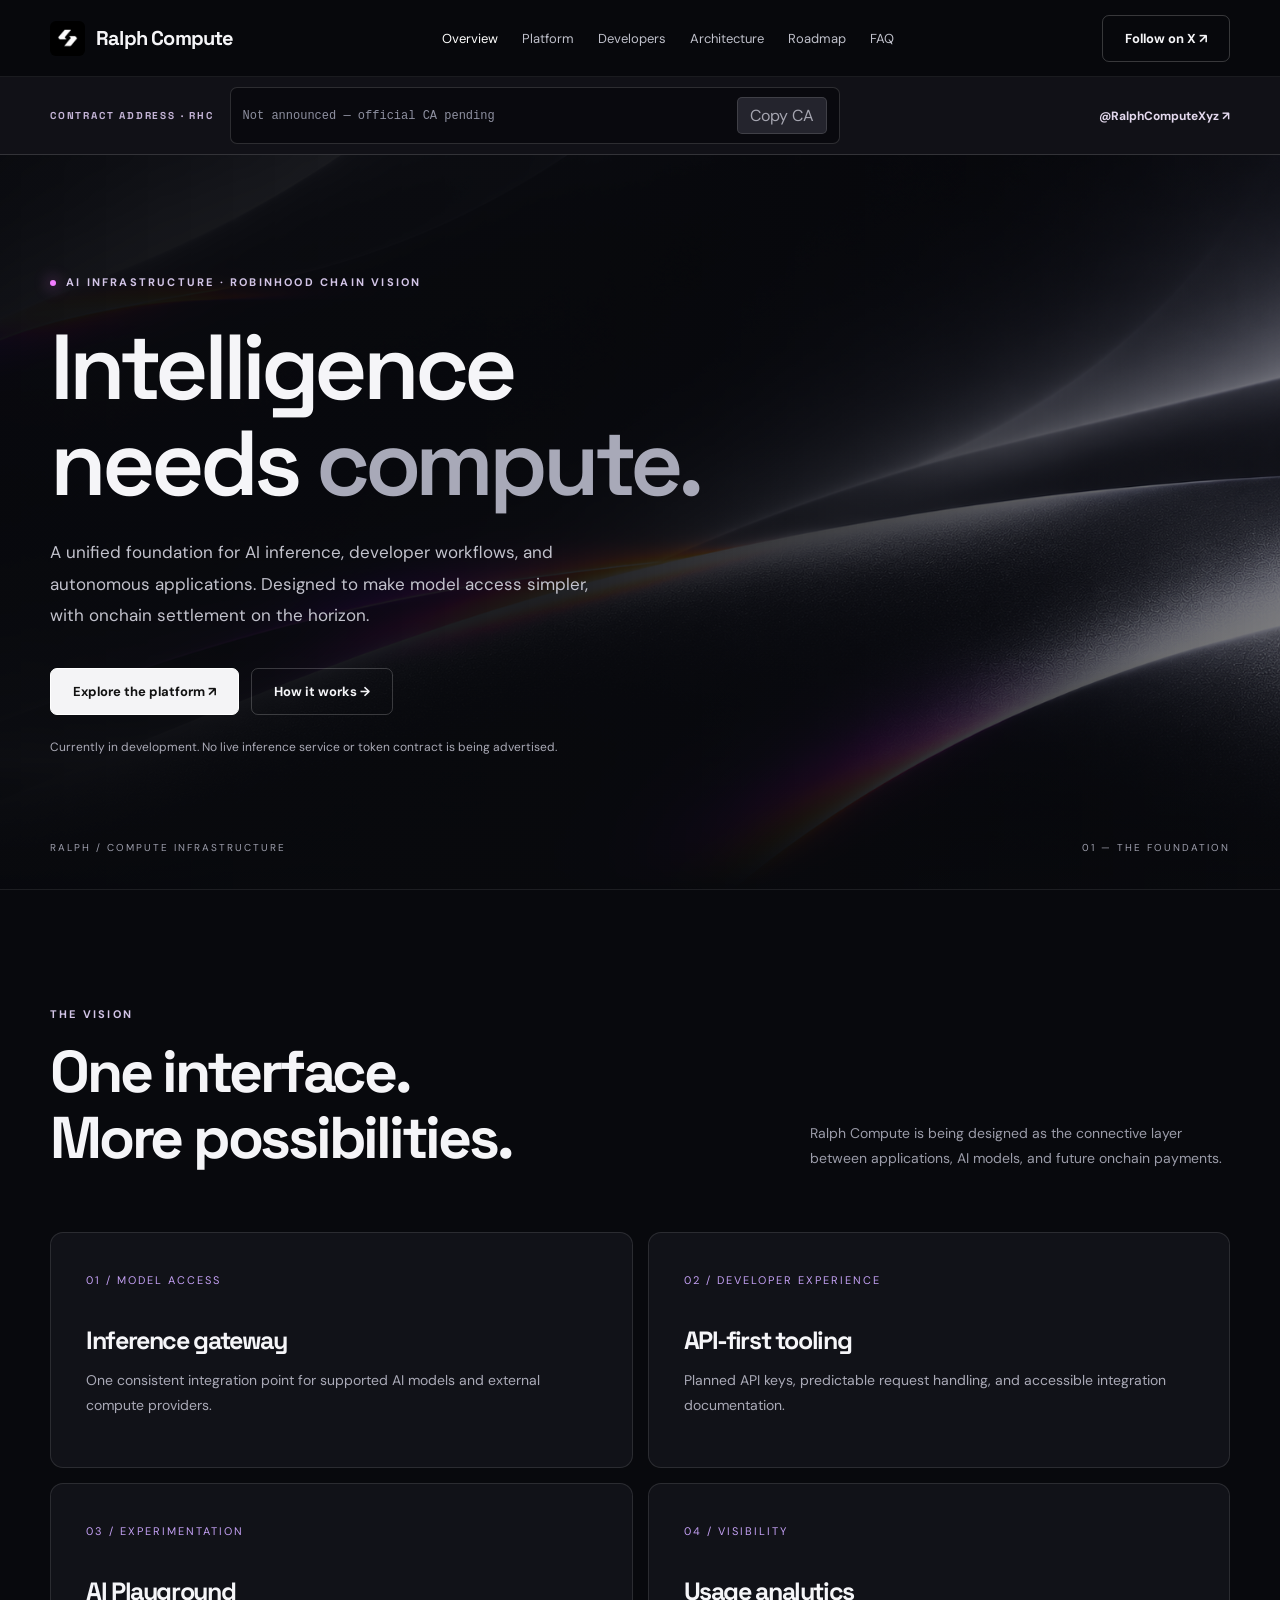
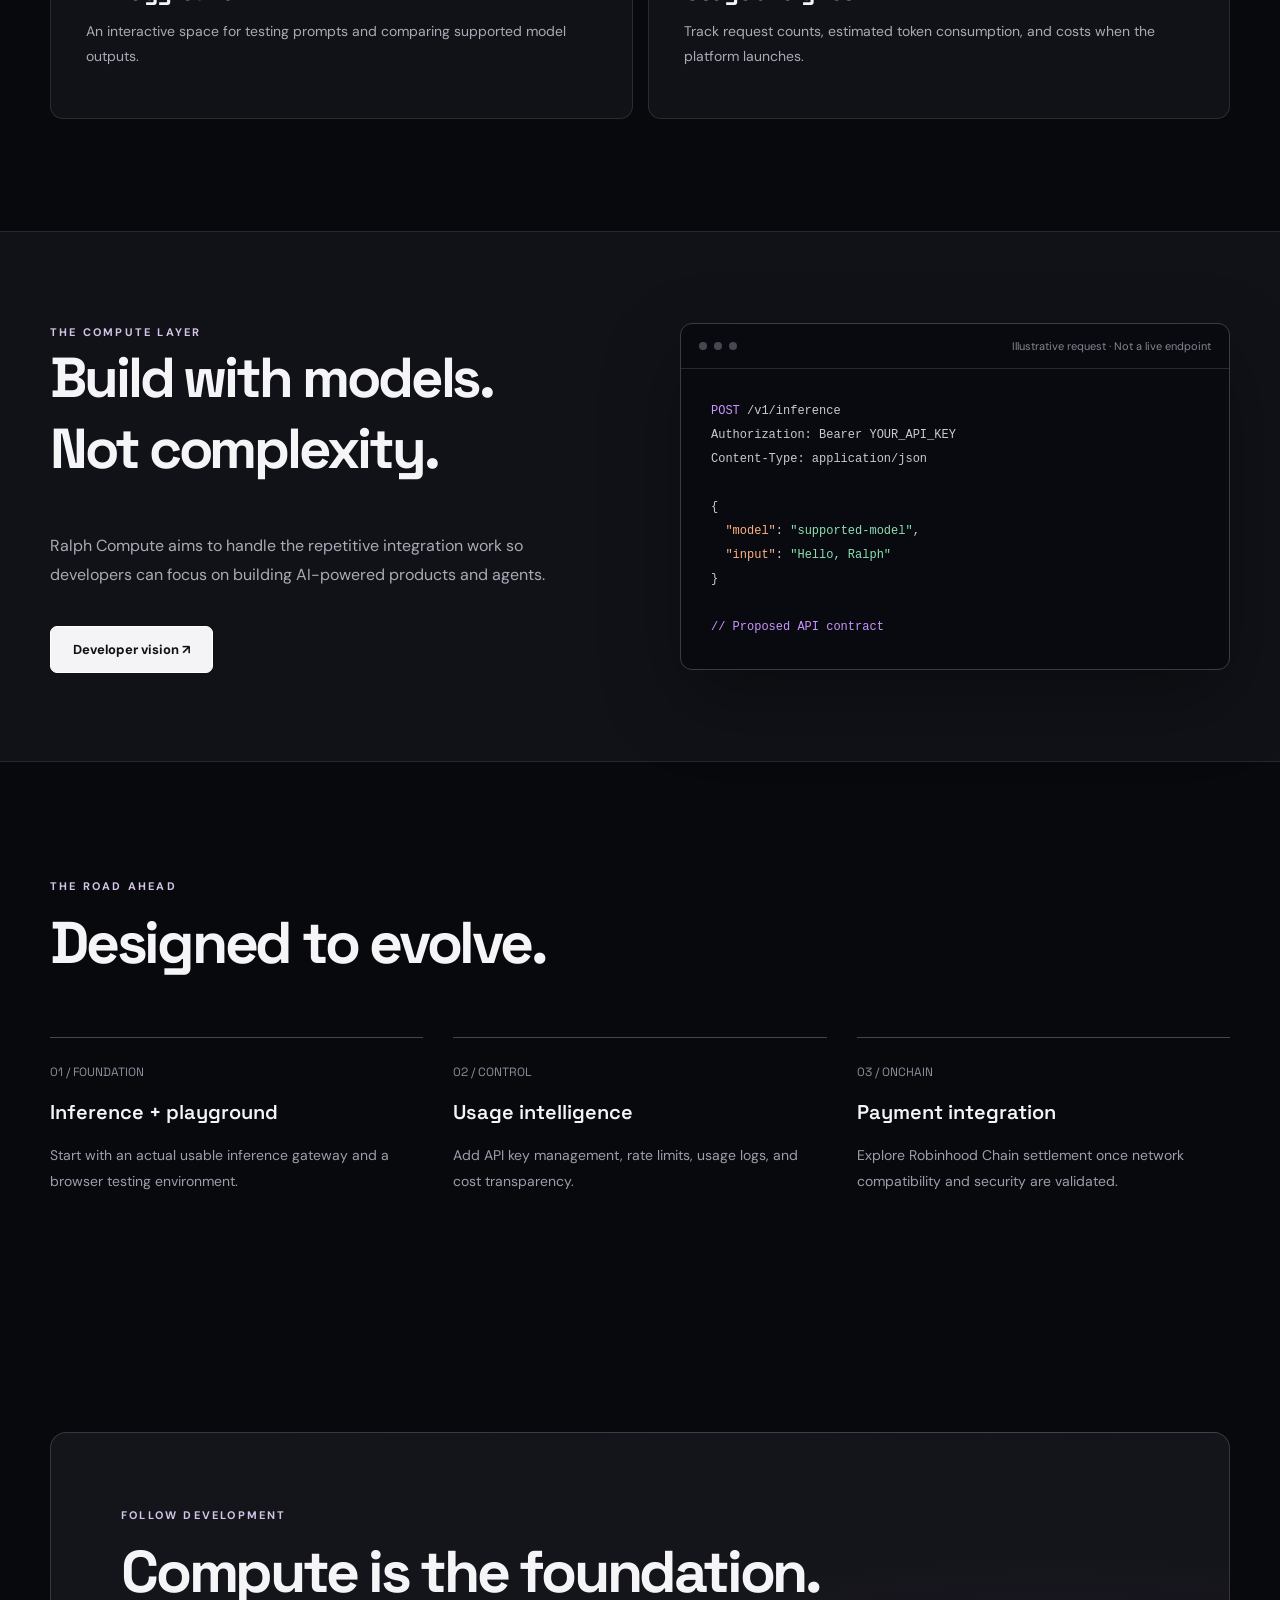
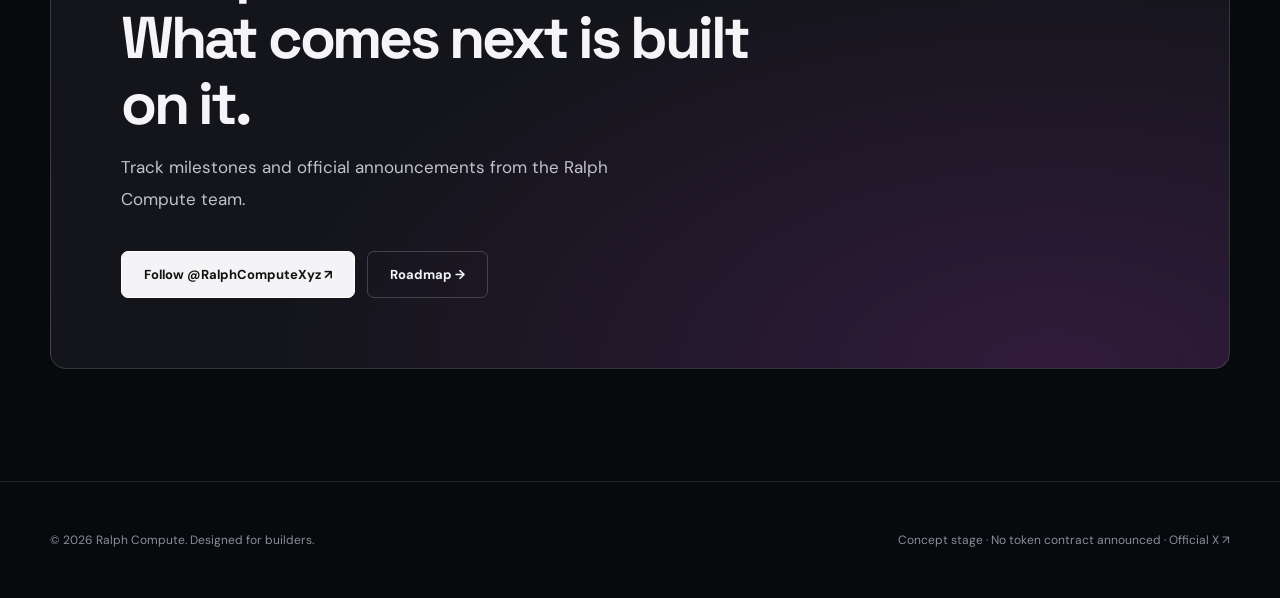
<file: index.html>
<!doctype html><html lang="en"><head><meta charset="utf-8"><meta name="viewport" content="width=device-width,initial-scale=1"><meta name="theme-color" content="#08090d"><meta name="description" content="Ralph Compute is developing an AI inference and developer platform with a vision for onchain settlement."><title>AI Compute Infrastructure — Ralph Compute</title><link rel="icon" href="assets/logo.png"><link rel="stylesheet" href="style.css"></head><body><a class="skip-link" href="#main">Skip to content</a><header class="nav"><div class="wrap nav-inner"><a class="brand" href="index.html"><img src="assets/logo.png" alt="Ralph Compute symbol">Ralph Compute</a><nav class="links" id="links" aria-label="Main navigation"><a href="index.html" class="active" aria-current="page">Overview</a><a href="platform.html">Platform</a><a href="developers.html">Developers</a><a href="architecture.html">Architecture</a><a href="roadmap.html">Roadmap</a><a href="faq.html">FAQ</a></nav><a class="nav-cta" href="https://x.com/RalphComputeXyz" target="_blank" rel="noopener noreferrer">Follow on X ↗</a><button class="menu" aria-label="Toggle navigation" aria-expanded="false" aria-controls="links">Menu ☰</button></div></header><div class="contract-bar"><div class="wrap contract-inner"><span class="contract-label">CONTRACT ADDRESS · RHC</span><div class="contract-field"><code>Not announced — official CA pending</code><button disabled title="Contract address not announced">Copy CA</button></div><a class="social-link" href="https://x.com/RalphComputeXyz" target="_blank" rel="noopener noreferrer">@RalphComputeXyz ↗</a></div></div><main id="main"><section class="hero"><div class="wrap hero-content fade"><div class="eyebrow"><span class="dot"></span> AI INFRASTRUCTURE · ROBINHOOD CHAIN VISION</div><h1>Intelligence<br>needs <em>compute.</em></h1><p class="lead">A unified foundation for AI inference, developer workflows, and autonomous applications. Designed to make model access simpler, with onchain settlement on the horizon.</p><div class="actions"><a class="button primary" href="platform.html">Explore the platform ↗</a><a class="button" href="architecture.html">How it works →</a></div><p class="note" style="margin-top:22px">Currently in development. No live inference service or token contract is being advertised.</p></div><div class="wrap hero-foot"><span>RALPH / COMPUTE INFRASTRUCTURE</span><span>01 — THE FOUNDATION</span></div></section><section class="section wrap"><div class="section-top"><div><span class="eyebrow">THE VISION</span><h2>One interface.<br>More possibilities.</h2></div><p class="section-intro">Ralph Compute is being designed as the connective layer between applications, AI models, and future onchain payments.</p></div><div class="feature-grid"><article class="feature-card"><span class="index">01 / MODEL ACCESS</span><h3>Inference gateway</h3><p>One consistent integration point for supported AI models and external compute providers.</p></article><article class="feature-card"><span class="index">02 / DEVELOPER EXPERIENCE</span><h3>API-first tooling</h3><p>Planned API keys, predictable request handling, and accessible integration documentation.</p></article><article class="feature-card"><span class="index">03 / EXPERIMENTATION</span><h3>AI Playground</h3><p>An interactive space for testing prompts and comparing supported model outputs.</p></article><article class="feature-card"><span class="index">04 / VISIBILITY</span><h3>Usage analytics</h3><p>Track request counts, estimated token consumption, and costs when the platform launches.</p></article></div></section><section class="band"><div class="wrap split"><div><span class="eyebrow">THE COMPUTE LAYER</span><h2>Build with models.<br>Not complexity.</h2><p>Ralph Compute aims to handle the repetitive integration work so developers can focus on building AI-powered products and agents.</p><div class="actions"><a class="button primary" href="developers.html">Developer vision ↗</a></div></div><div class="terminal"><div class="term-head"><i class="circle"></i><i class="circle"></i><i class="circle"></i><span>Illustrative request · Not a live endpoint</span></div><pre><span class="violet">POST</span> /v1/inference
Authorization: Bearer YOUR_API_KEY
Content-Type: application/json

{
  <span class="orange">"model"</span>: <span class="green">"supported-model"</span>,
  <span class="orange">"input"</span>: <span class="green">"Hello, Ralph"</span>
}

<span class="violet">// Proposed API contract</span></pre></div></div></section><section class="section wrap"><div class="section-top"><div><span class="eyebrow">THE ROAD AHEAD</span><h2>Designed to evolve.</h2></div></div><div class="steps"><div class="step"><span class="num">01 / FOUNDATION</span><strong>Inference + playground</strong><p>Start with an actual usable inference gateway and a browser testing environment.</p></div><div class="step"><span class="num">02 / CONTROL</span><strong>Usage intelligence</strong><p>Add API key management, rate limits, usage logs, and cost transparency.</p></div><div class="step"><span class="num">03 / ONCHAIN</span><strong>Payment integration</strong><p>Explore Robinhood Chain settlement once network compatibility and security are validated.</p></div></div></section><section class="section wrap"><div class="cta-panel"><span class="eyebrow">FOLLOW DEVELOPMENT</span><h2>Compute is the foundation. What comes next is built on it.</h2><p class="lead">Track milestones and official announcements from the Ralph Compute team.</p><div class="actions"><a class="button primary" href="https://x.com/RalphComputeXyz" target="_blank" rel="noopener noreferrer">Follow @RalphComputeXyz ↗</a><a class="button" href="roadmap.html">Roadmap →</a></div></div></section></main><footer class="footer"><div class="wrap footer-inner"><span>© 2026 Ralph Compute. Designed for builders.</span><span>Concept stage · No token contract announced · <a href="https://x.com/RalphComputeXyz" target="_blank" rel="noopener noreferrer">Official X ↗</a></span></div></footer><script src="script.js" defer></script></body></html>
</file>
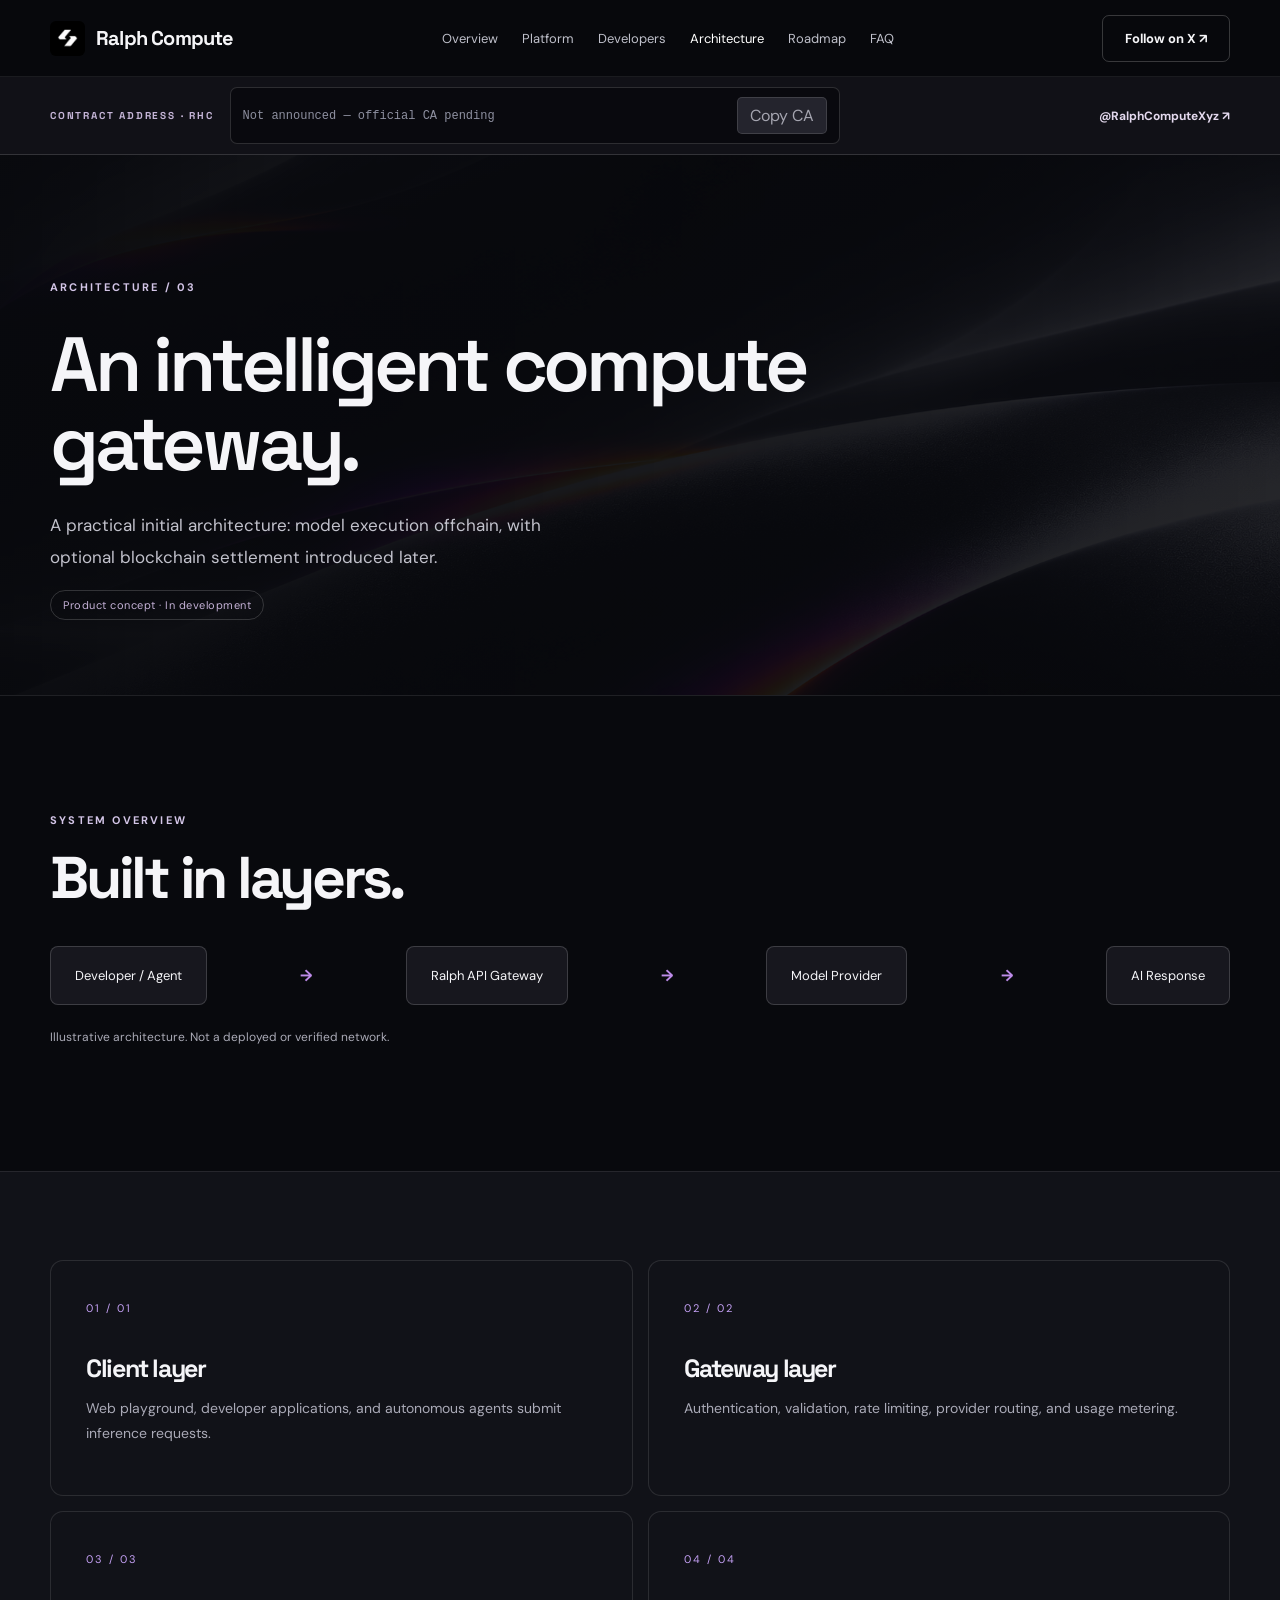
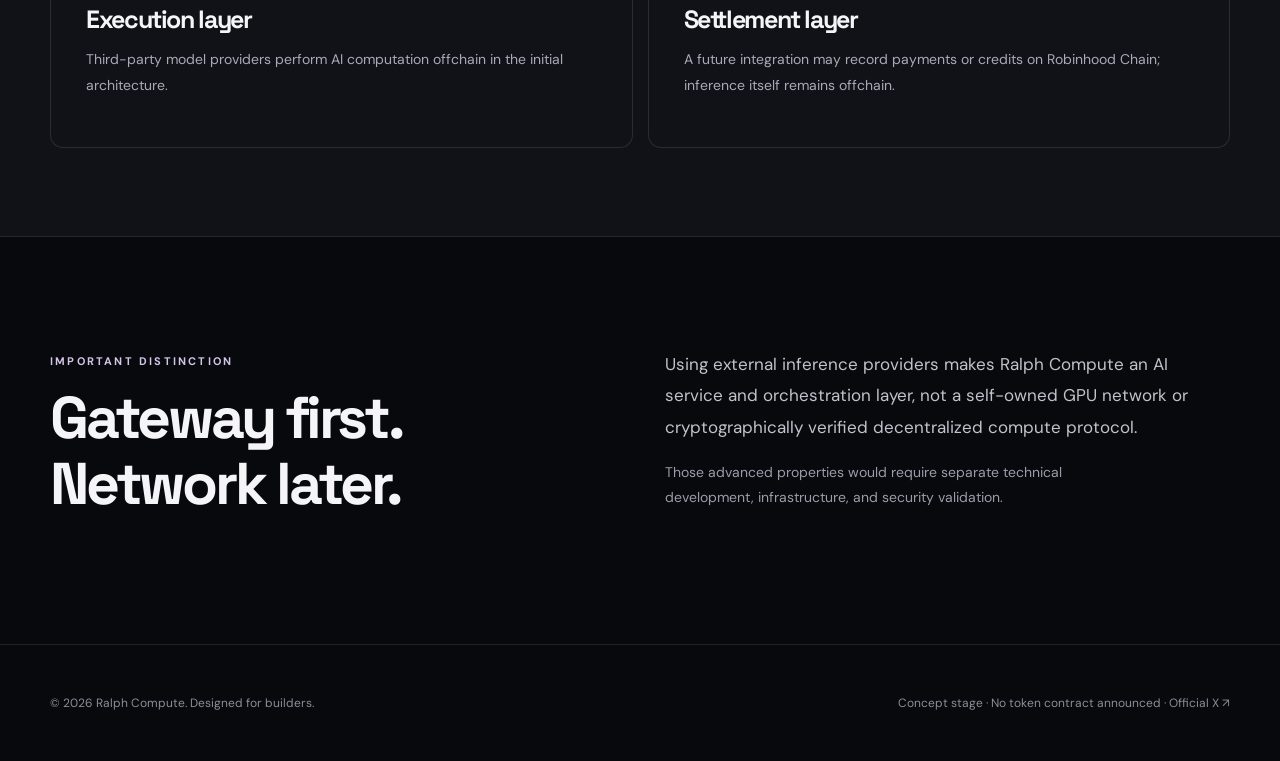
<file: architecture.html>
<!doctype html><html lang="en"><head><meta charset="utf-8"><meta name="viewport" content="width=device-width,initial-scale=1"><meta name="theme-color" content="#08090d"><meta name="description" content="Architecture overview of the proposed Ralph Compute inference gateway."><title>Architecture — Ralph Compute</title><link rel="icon" href="assets/logo.png"><link rel="stylesheet" href="style.css"></head><body><a class="skip-link" href="#main">Skip to content</a><header class="nav"><div class="wrap nav-inner"><a class="brand" href="index.html"><img src="assets/logo.png" alt="Ralph Compute symbol">Ralph Compute</a><nav class="links" id="links" aria-label="Main navigation"><a href="index.html">Overview</a><a href="platform.html">Platform</a><a href="developers.html">Developers</a><a href="architecture.html" class="active" aria-current="page">Architecture</a><a href="roadmap.html">Roadmap</a><a href="faq.html">FAQ</a></nav><a class="nav-cta" href="https://x.com/RalphComputeXyz" target="_blank" rel="noopener noreferrer">Follow on X ↗</a><button class="menu" aria-label="Toggle navigation" aria-expanded="false" aria-controls="links">Menu ☰</button></div></header><div class="contract-bar"><div class="wrap contract-inner"><span class="contract-label">CONTRACT ADDRESS · RHC</span><div class="contract-field"><code>Not announced — official CA pending</code><button disabled title="Contract address not announced">Copy CA</button></div><a class="social-link" href="https://x.com/RalphComputeXyz" target="_blank" rel="noopener noreferrer">@RalphComputeXyz ↗</a></div></div><main id="main"><section class="page-hero"><div class="wrap"><span class="eyebrow">ARCHITECTURE / 03</span><h1>An intelligent compute gateway.</h1><p class="lead">A practical initial architecture: model execution offchain, with optional blockchain settlement introduced later.</p><span class="pill">Product concept · In development</span></div></section><section class="section wrap"><span class="eyebrow">SYSTEM OVERVIEW</span><h2>Built in layers.</h2><div class="diagram"><span>Developer / Agent</span><b>→</b><span>Ralph API Gateway</span><b>→</b><span>Model Provider</span><b>→</b><span>AI Response</span></div><p class="note" style="margin-top:22px">Illustrative architecture. Not a deployed or verified network.</p></section><section class="band"><div class="wrap"><div class="feature-grid"><article class="feature-card"><span class="index">01 / 01</span><h3>Client layer</h3><p>Web playground, developer applications, and autonomous agents submit inference requests.</p></article><article class="feature-card"><span class="index">02 / 02</span><h3>Gateway layer</h3><p>Authentication, validation, rate limiting, provider routing, and usage metering.</p></article><article class="feature-card"><span class="index">03 / 03</span><h3>Execution layer</h3><p>Third-party model providers perform AI computation offchain in the initial architecture.</p></article><article class="feature-card"><span class="index">04 / 04</span><h3>Settlement layer</h3><p>A future integration may record payments or credits on Robinhood Chain; inference itself remains offchain.</p></article></div></div></section><section class="section wrap"><div class="two-col"><div><span class="eyebrow">IMPORTANT DISTINCTION</span><h2>Gateway first.<br>Network later.</h2></div><div><p class="lead">Using external inference providers makes Ralph Compute an AI service and orchestration layer, not a self-owned GPU network or cryptographically verified decentralized compute protocol.</p><p class="section-intro">Those advanced properties would require separate technical development, infrastructure, and security validation.</p></div></div></section></main><footer class="footer"><div class="wrap footer-inner"><span>© 2026 Ralph Compute. Designed for builders.</span><span>Concept stage · No token contract announced · <a href="https://x.com/RalphComputeXyz" target="_blank" rel="noopener noreferrer">Official X ↗</a></span></div></footer><script src="script.js" defer></script></body></html>
</file>
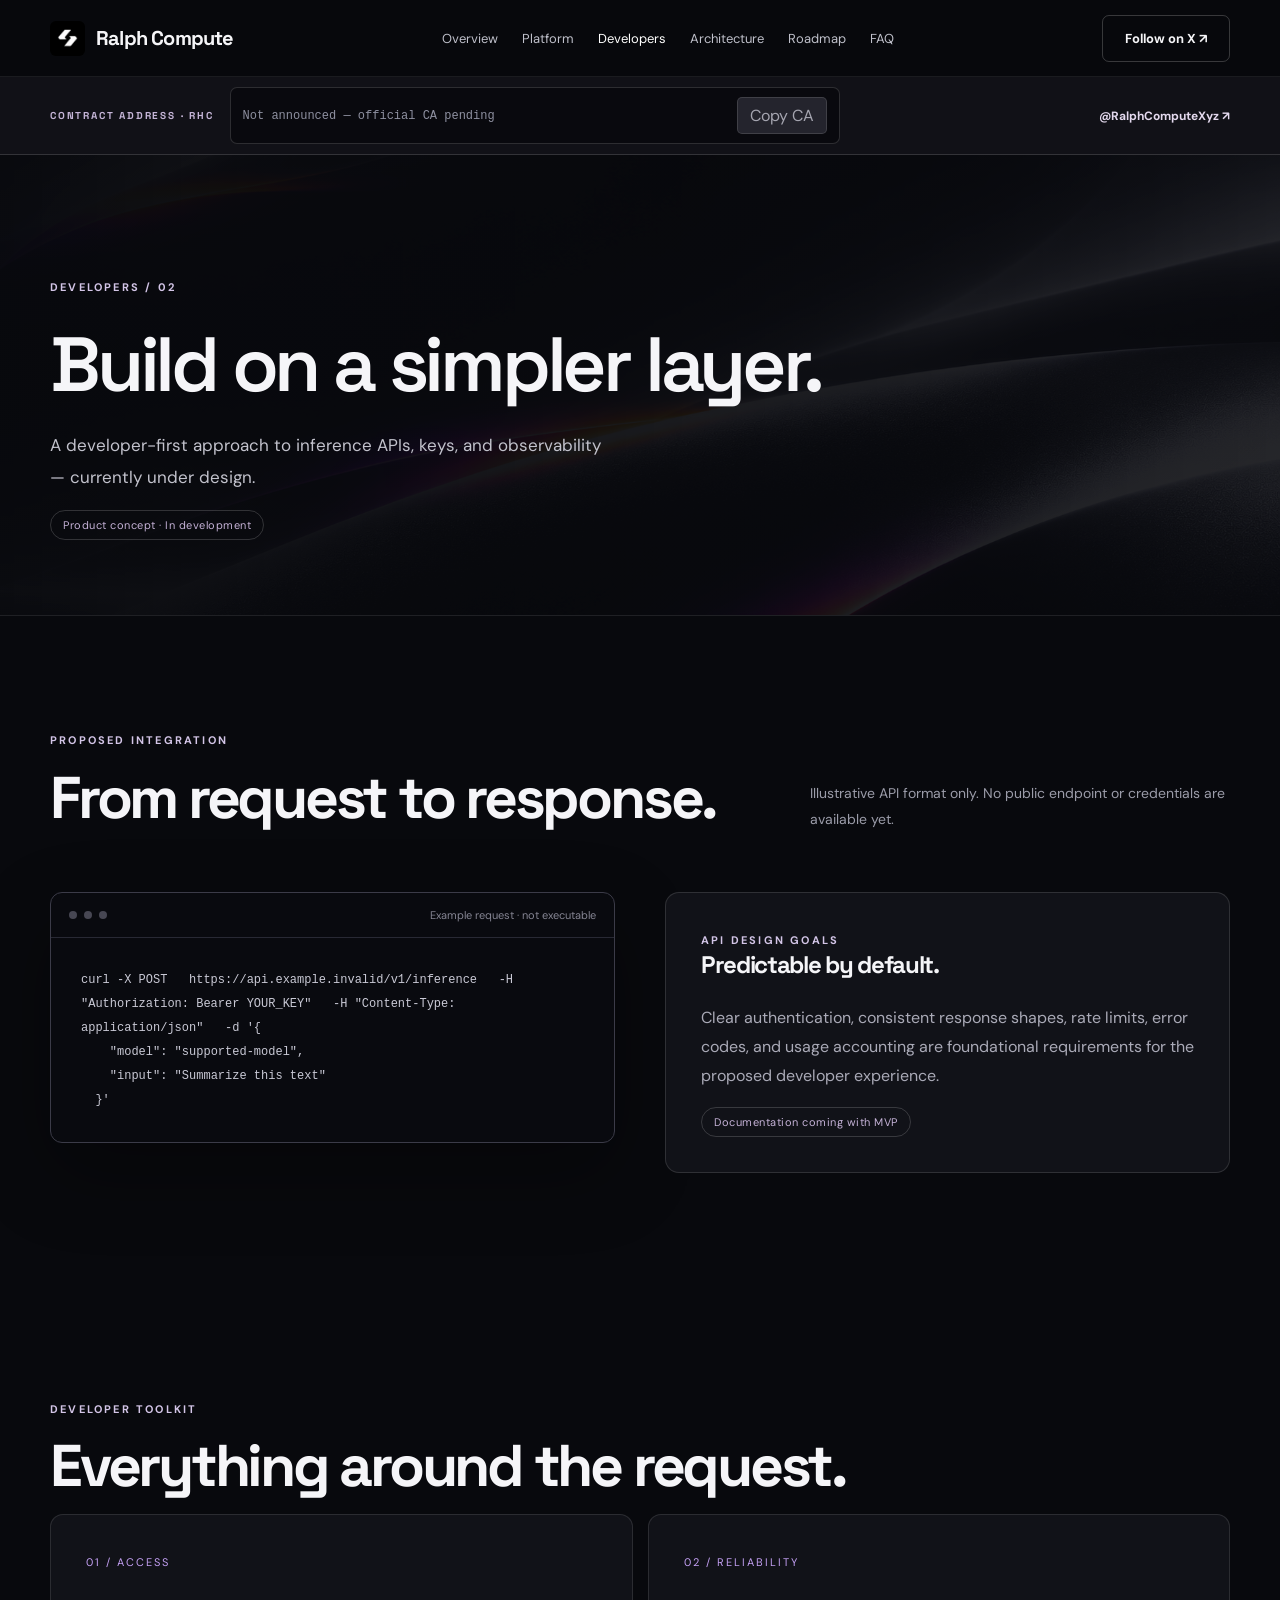
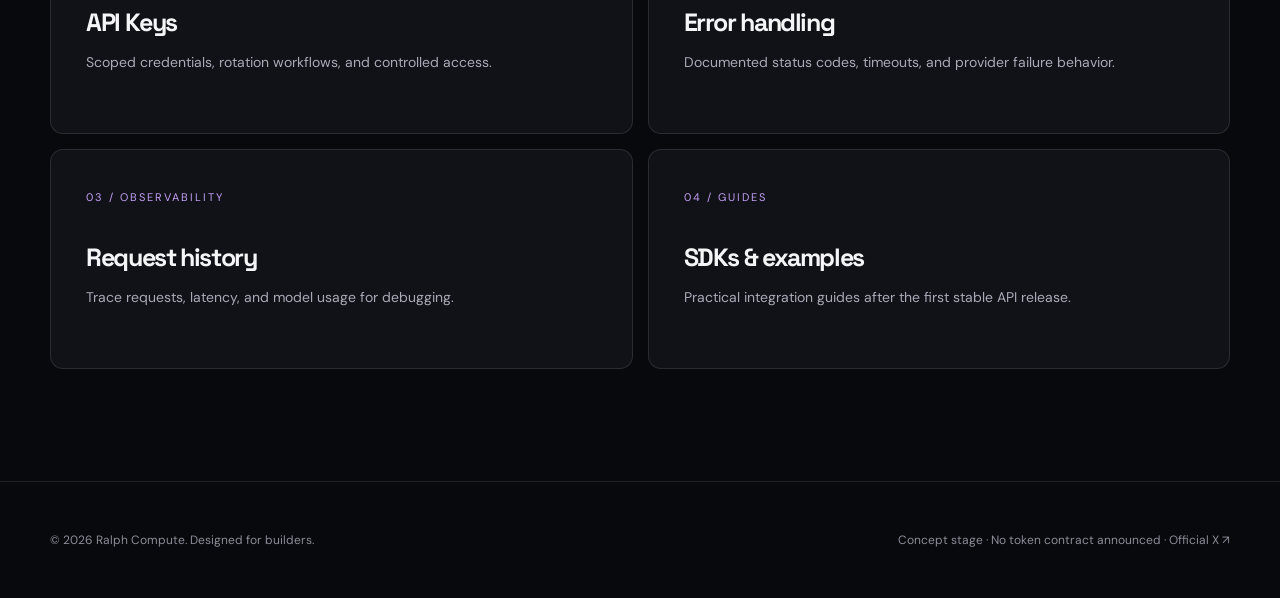
<file: developers.html>
<!doctype html><html lang="en"><head><meta charset="utf-8"><meta name="viewport" content="width=device-width,initial-scale=1"><meta name="theme-color" content="#08090d"><meta name="description" content="Proposed Ralph Compute developer API design and integration workflows."><title>Developers — Ralph Compute</title><link rel="icon" href="assets/logo.png"><link rel="stylesheet" href="style.css"></head><body><a class="skip-link" href="#main">Skip to content</a><header class="nav"><div class="wrap nav-inner"><a class="brand" href="index.html"><img src="assets/logo.png" alt="Ralph Compute symbol">Ralph Compute</a><nav class="links" id="links" aria-label="Main navigation"><a href="index.html">Overview</a><a href="platform.html">Platform</a><a href="developers.html" class="active" aria-current="page">Developers</a><a href="architecture.html">Architecture</a><a href="roadmap.html">Roadmap</a><a href="faq.html">FAQ</a></nav><a class="nav-cta" href="https://x.com/RalphComputeXyz" target="_blank" rel="noopener noreferrer">Follow on X ↗</a><button class="menu" aria-label="Toggle navigation" aria-expanded="false" aria-controls="links">Menu ☰</button></div></header><div class="contract-bar"><div class="wrap contract-inner"><span class="contract-label">CONTRACT ADDRESS · RHC</span><div class="contract-field"><code>Not announced — official CA pending</code><button disabled title="Contract address not announced">Copy CA</button></div><a class="social-link" href="https://x.com/RalphComputeXyz" target="_blank" rel="noopener noreferrer">@RalphComputeXyz ↗</a></div></div><main id="main"><section class="page-hero"><div class="wrap"><span class="eyebrow">DEVELOPERS / 02</span><h1>Build on a simpler layer.</h1><p class="lead">A developer-first approach to inference APIs, keys, and observability — currently under design.</p><span class="pill">Product concept · In development</span></div></section><section class="section wrap"><div class="section-top"><div><span class="eyebrow">PROPOSED INTEGRATION</span><h2>From request to response.</h2></div><p class="section-intro">Illustrative API format only. No public endpoint or credentials are available yet.</p></div><div class="two-col"><div class="terminal"><div class="term-head"><i class="circle"></i><i class="circle"></i><i class="circle"></i><span>Example request · not executable</span></div><pre>curl -X POST   https://api.example.invalid/v1/inference   -H "Authorization: Bearer YOUR_KEY"   -H "Content-Type: application/json"   -d '{
    "model": "supported-model",
    "input": "Summarize this text"
  }'</pre></div><div class="docs-block"><span class="eyebrow">API DESIGN GOALS</span><h3>Predictable by default.</h3><p>Clear authentication, consistent response shapes, rate limits, error codes, and usage accounting are foundational requirements for the proposed developer experience.</p><span class="pill">Documentation coming with MVP</span></div></div></section><section class="section wrap"><span class="eyebrow">DEVELOPER TOOLKIT</span><h2>Everything around the request.</h2><div class="feature-grid"><article class="feature-card"><span class="index">01 / ACCESS</span><h3>API Keys</h3><p>Scoped credentials, rotation workflows, and controlled access.</p></article><article class="feature-card"><span class="index">02 / RELIABILITY</span><h3>Error handling</h3><p>Documented status codes, timeouts, and provider failure behavior.</p></article><article class="feature-card"><span class="index">03 / OBSERVABILITY</span><h3>Request history</h3><p>Trace requests, latency, and model usage for debugging.</p></article><article class="feature-card"><span class="index">04 / GUIDES</span><h3>SDKs & examples</h3><p>Practical integration guides after the first stable API release.</p></article></div></section></main><footer class="footer"><div class="wrap footer-inner"><span>© 2026 Ralph Compute. Designed for builders.</span><span>Concept stage · No token contract announced · <a href="https://x.com/RalphComputeXyz" target="_blank" rel="noopener noreferrer">Official X ↗</a></span></div></footer><script src="script.js" defer></script></body></html>
</file>
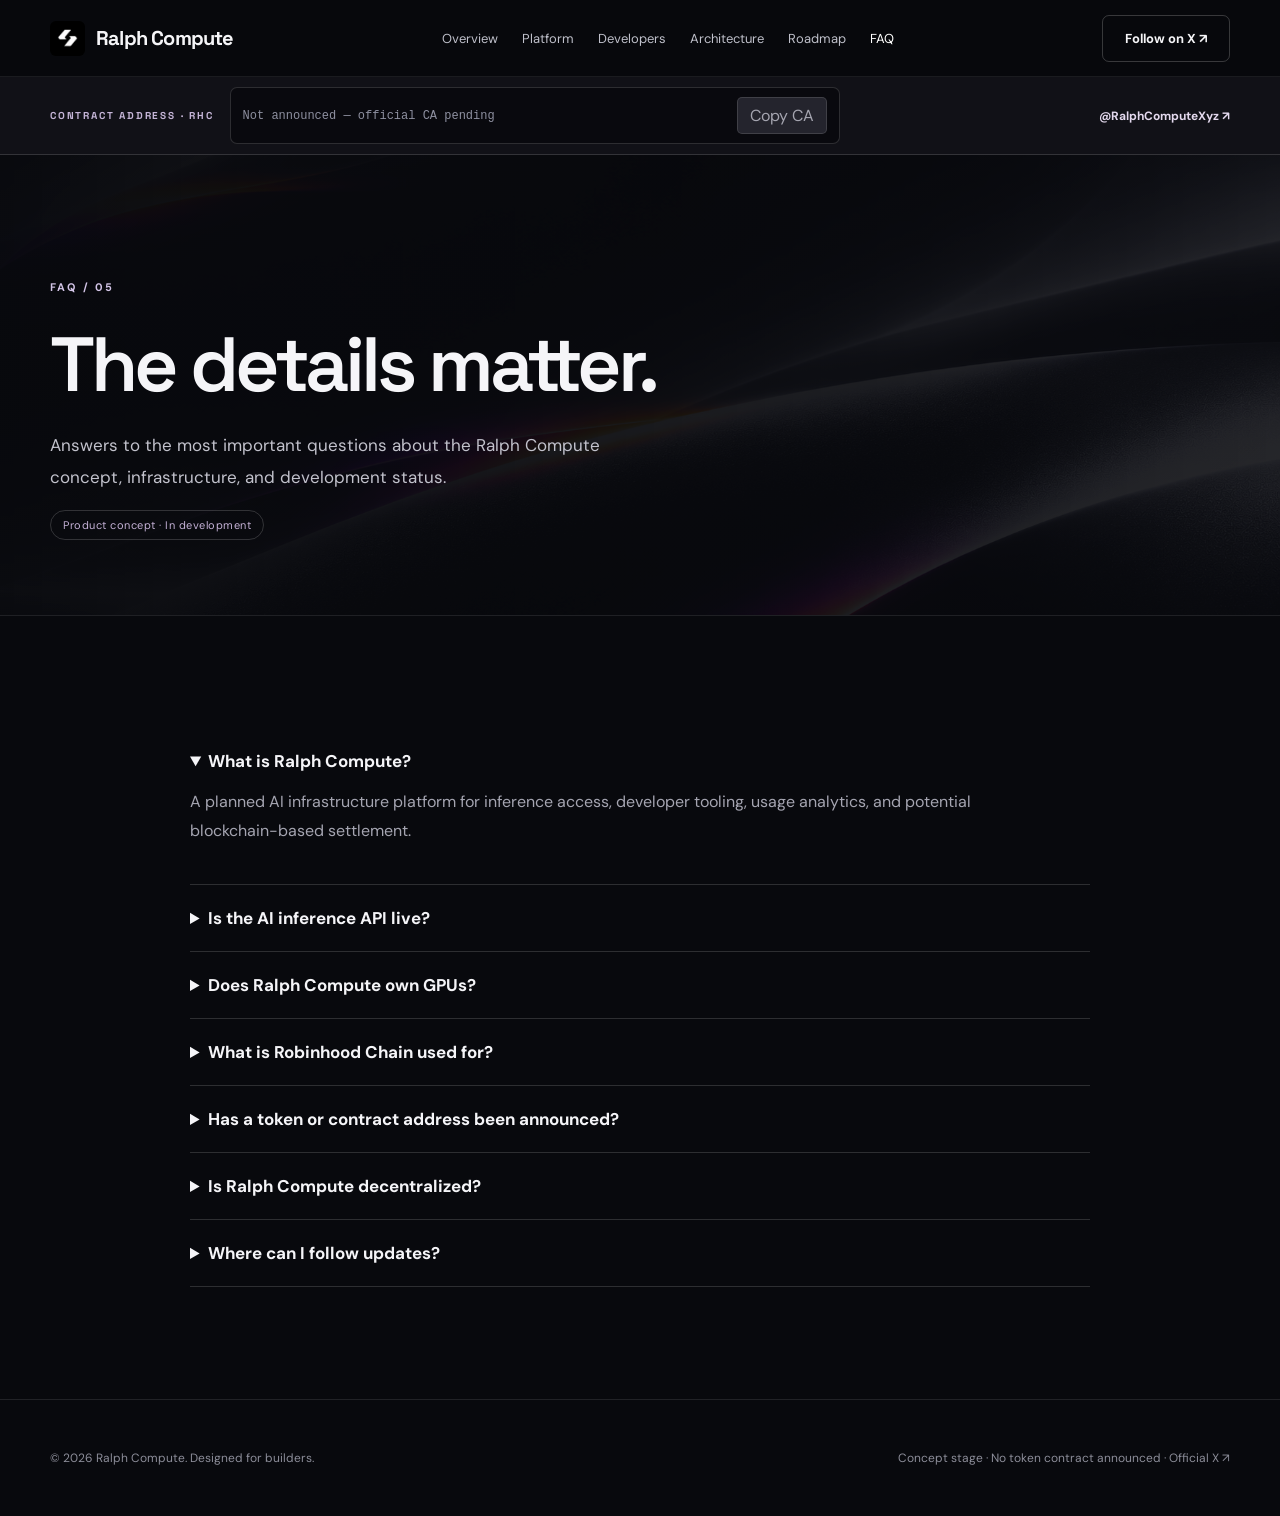
<file: faq.html>
<!doctype html><html lang="en"><head><meta charset="utf-8"><meta name="viewport" content="width=device-width,initial-scale=1"><meta name="theme-color" content="#08090d"><meta name="description" content="Frequently asked questions about Ralph Compute and its development status."><title>FAQ — Ralph Compute</title><link rel="icon" href="assets/logo.png"><link rel="stylesheet" href="style.css"></head><body><a class="skip-link" href="#main">Skip to content</a><header class="nav"><div class="wrap nav-inner"><a class="brand" href="index.html"><img src="assets/logo.png" alt="Ralph Compute symbol">Ralph Compute</a><nav class="links" id="links" aria-label="Main navigation"><a href="index.html">Overview</a><a href="platform.html">Platform</a><a href="developers.html">Developers</a><a href="architecture.html">Architecture</a><a href="roadmap.html">Roadmap</a><a href="faq.html" class="active" aria-current="page">FAQ</a></nav><a class="nav-cta" href="https://x.com/RalphComputeXyz" target="_blank" rel="noopener noreferrer">Follow on X ↗</a><button class="menu" aria-label="Toggle navigation" aria-expanded="false" aria-controls="links">Menu ☰</button></div></header><div class="contract-bar"><div class="wrap contract-inner"><span class="contract-label">CONTRACT ADDRESS · RHC</span><div class="contract-field"><code>Not announced — official CA pending</code><button disabled title="Contract address not announced">Copy CA</button></div><a class="social-link" href="https://x.com/RalphComputeXyz" target="_blank" rel="noopener noreferrer">@RalphComputeXyz ↗</a></div></div><main id="main"><section class="page-hero"><div class="wrap"><span class="eyebrow">FAQ / 05</span><h1>The details matter.</h1><p class="lead">Answers to the most important questions about the Ralph Compute concept, infrastructure, and development status.</p><span class="pill">Product concept · In development</span></div></section><section class="section wrap narrow"><div class="faq"><details open><summary>What is Ralph Compute?</summary><p>A planned AI infrastructure platform for inference access, developer tooling, usage analytics, and potential blockchain-based settlement.</p></details><details><summary>Is the AI inference API live?</summary><p>Not yet. The website describes the intended product and development roadmap. No public endpoint or live AI service is claimed.</p></details><details><summary>Does Ralph Compute own GPUs?</summary><p>Not in the current plan. The initial design relies on existing AI model providers. Running independent compute hardware could be evaluated later.</p></details><details><summary>What is Robinhood Chain used for?</summary><p>Potential future wallet-based settlement and payments. AI inference would run offchain. Network integration must be validated before launch.</p></details><details><summary>Has a token or contract address been announced?</summary><p>No official contract address has been provided for this website. Only trust a CA published through verified official channels; do not use unofficial lookalikes.</p></details><details><summary>Is Ralph Compute decentralized?</summary><p>Not by default. An inference gateway using external providers is not inherently decentralized. Any future decentralized compute features would need independent implementation and verification.</p></details><details><summary>Where can I follow updates?</summary><p>Visit <a class="text-link" href="https://x.com/RalphComputeXyz" target="_blank" rel="noopener noreferrer">@RalphComputeXyz on X</a> for project announcements.</p></details></div></section></main><footer class="footer"><div class="wrap footer-inner"><span>© 2026 Ralph Compute. Designed for builders.</span><span>Concept stage · No token contract announced · <a href="https://x.com/RalphComputeXyz" target="_blank" rel="noopener noreferrer">Official X ↗</a></span></div></footer><script src="script.js" defer></script></body></html>
</file>
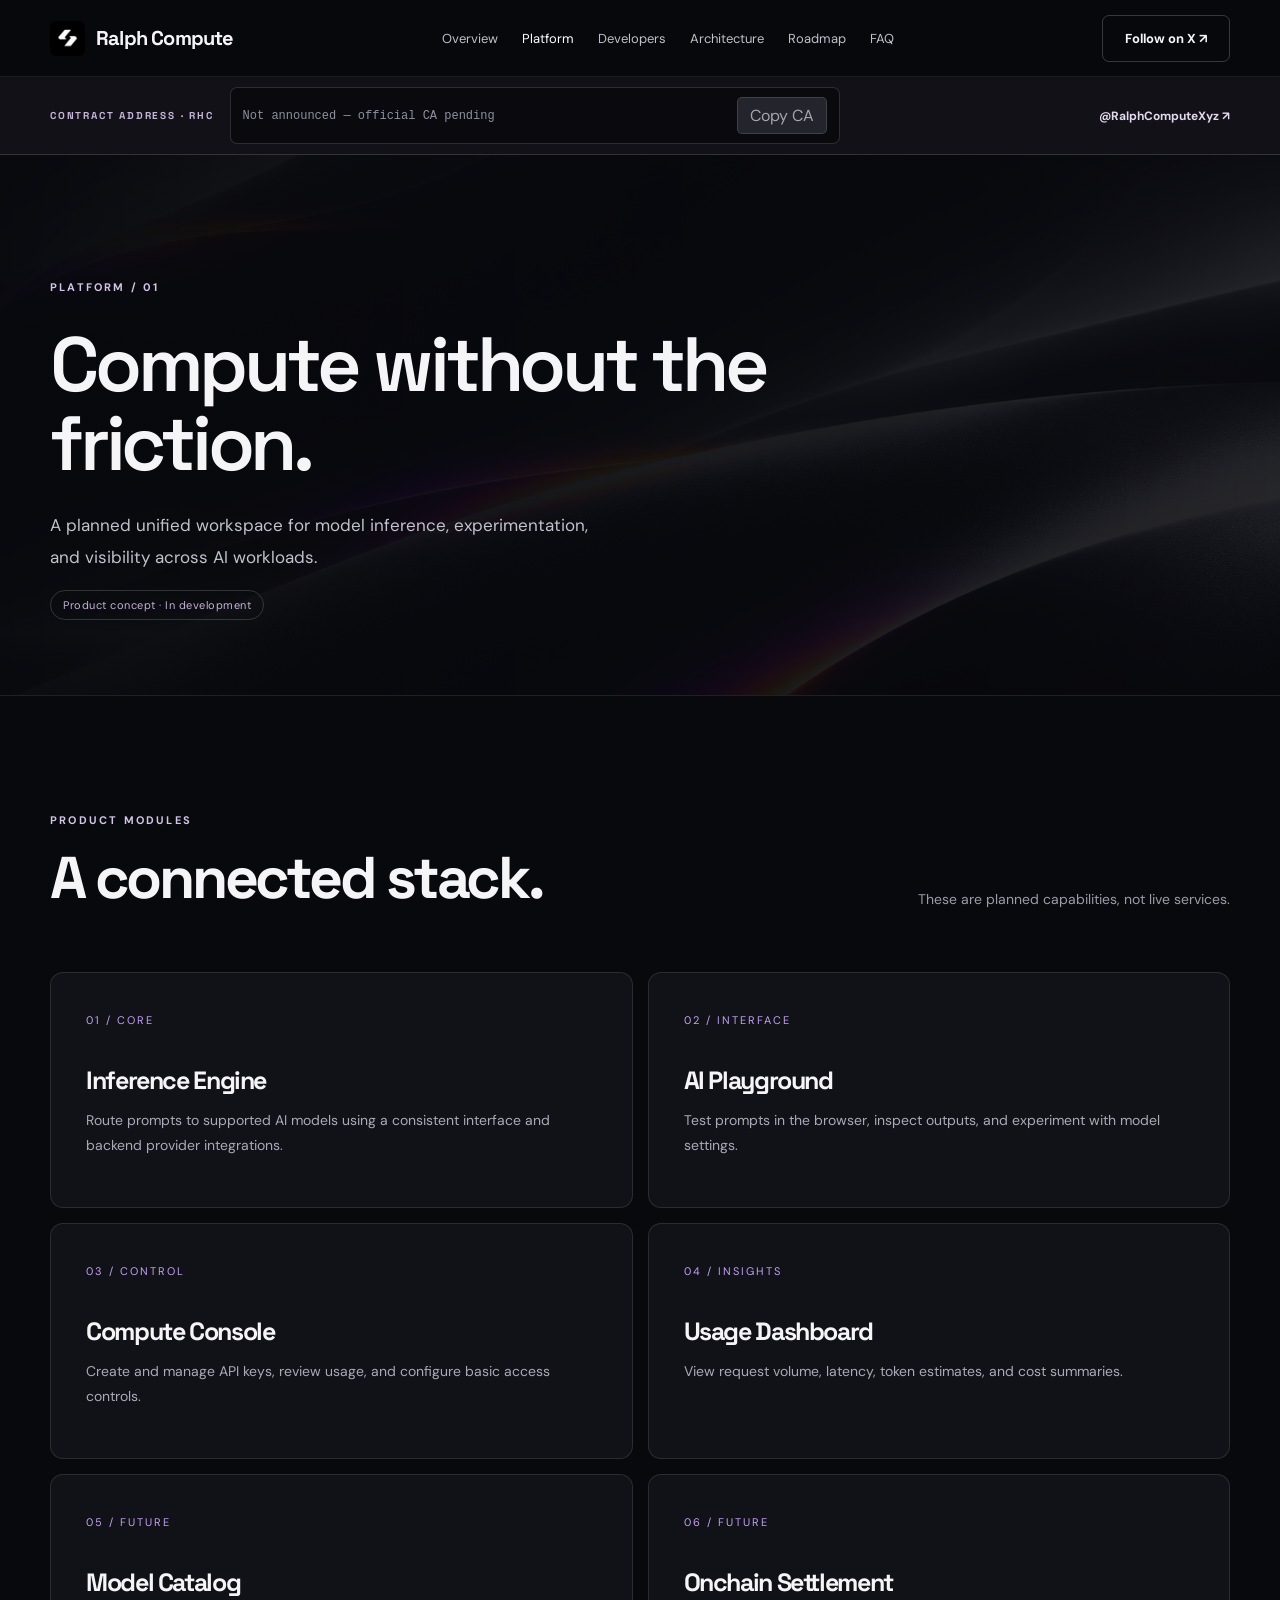
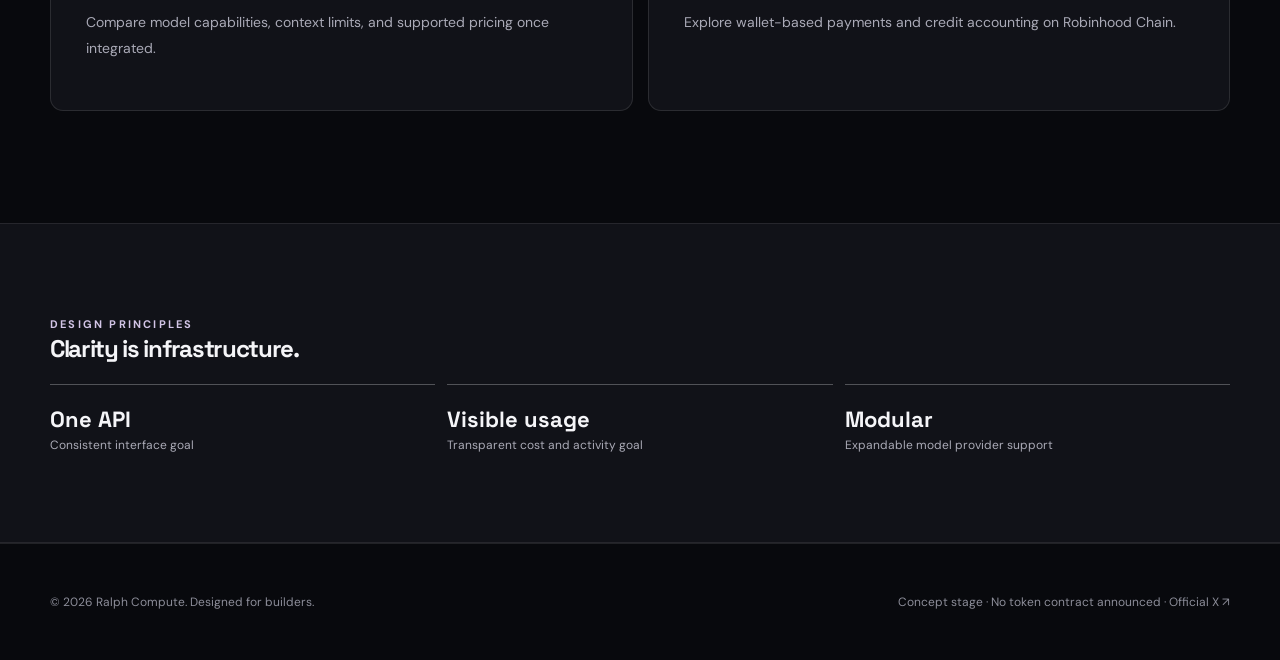
<file: platform.html>
<!doctype html><html lang="en"><head><meta charset="utf-8"><meta name="viewport" content="width=device-width,initial-scale=1"><meta name="theme-color" content="#08090d"><meta name="description" content="Explore planned inference, playground, analytics and onchain settlement capabilities."><title>Platform — Ralph Compute</title><link rel="icon" href="assets/logo.png"><link rel="stylesheet" href="style.css"></head><body><a class="skip-link" href="#main">Skip to content</a><header class="nav"><div class="wrap nav-inner"><a class="brand" href="index.html"><img src="assets/logo.png" alt="Ralph Compute symbol">Ralph Compute</a><nav class="links" id="links" aria-label="Main navigation"><a href="index.html">Overview</a><a href="platform.html" class="active" aria-current="page">Platform</a><a href="developers.html">Developers</a><a href="architecture.html">Architecture</a><a href="roadmap.html">Roadmap</a><a href="faq.html">FAQ</a></nav><a class="nav-cta" href="https://x.com/RalphComputeXyz" target="_blank" rel="noopener noreferrer">Follow on X ↗</a><button class="menu" aria-label="Toggle navigation" aria-expanded="false" aria-controls="links">Menu ☰</button></div></header><div class="contract-bar"><div class="wrap contract-inner"><span class="contract-label">CONTRACT ADDRESS · RHC</span><div class="contract-field"><code>Not announced — official CA pending</code><button disabled title="Contract address not announced">Copy CA</button></div><a class="social-link" href="https://x.com/RalphComputeXyz" target="_blank" rel="noopener noreferrer">@RalphComputeXyz ↗</a></div></div><main id="main"><section class="page-hero"><div class="wrap"><span class="eyebrow">PLATFORM / 01</span><h1>Compute without the friction.</h1><p class="lead">A planned unified workspace for model inference, experimentation, and visibility across AI workloads.</p><span class="pill">Product concept · In development</span></div></section><section class="section wrap"><div class="section-top"><div><span class="eyebrow">PRODUCT MODULES</span><h2>A connected stack.</h2></div><p class="section-intro">These are planned capabilities, not live services.</p></div><div class="feature-grid"><article class="feature-card"><span class="index">01 / CORE</span><h3>Inference Engine</h3><p>Route prompts to supported AI models using a consistent interface and backend provider integrations.</p></article><article class="feature-card"><span class="index">02 / INTERFACE</span><h3>AI Playground</h3><p>Test prompts in the browser, inspect outputs, and experiment with model settings.</p></article><article class="feature-card"><span class="index">03 / CONTROL</span><h3>Compute Console</h3><p>Create and manage API keys, review usage, and configure basic access controls.</p></article><article class="feature-card"><span class="index">04 / INSIGHTS</span><h3>Usage Dashboard</h3><p>View request volume, latency, token estimates, and cost summaries.</p></article><article class="feature-card"><span class="index">05 / FUTURE</span><h3>Model Catalog</h3><p>Compare model capabilities, context limits, and supported pricing once integrated.</p></article><article class="feature-card"><span class="index">06 / FUTURE</span><h3>Onchain Settlement</h3><p>Explore wallet-based payments and credit accounting on Robinhood Chain.</p></article></div></section><section class="band"><div class="wrap"><span class="eyebrow">DESIGN PRINCIPLES</span><h2>Clarity is infrastructure.</h2><div class="stat-grid"><div class="stat"><strong>One API</strong><span>Consistent interface goal</span></div><div class="stat"><strong>Visible usage</strong><span>Transparent cost and activity goal</span></div><div class="stat"><strong>Modular</strong><span>Expandable model provider support</span></div></div></div></section></main><footer class="footer"><div class="wrap footer-inner"><span>© 2026 Ralph Compute. Designed for builders.</span><span>Concept stage · No token contract announced · <a href="https://x.com/RalphComputeXyz" target="_blank" rel="noopener noreferrer">Official X ↗</a></span></div></footer><script src="script.js" defer></script></body></html>
</file>
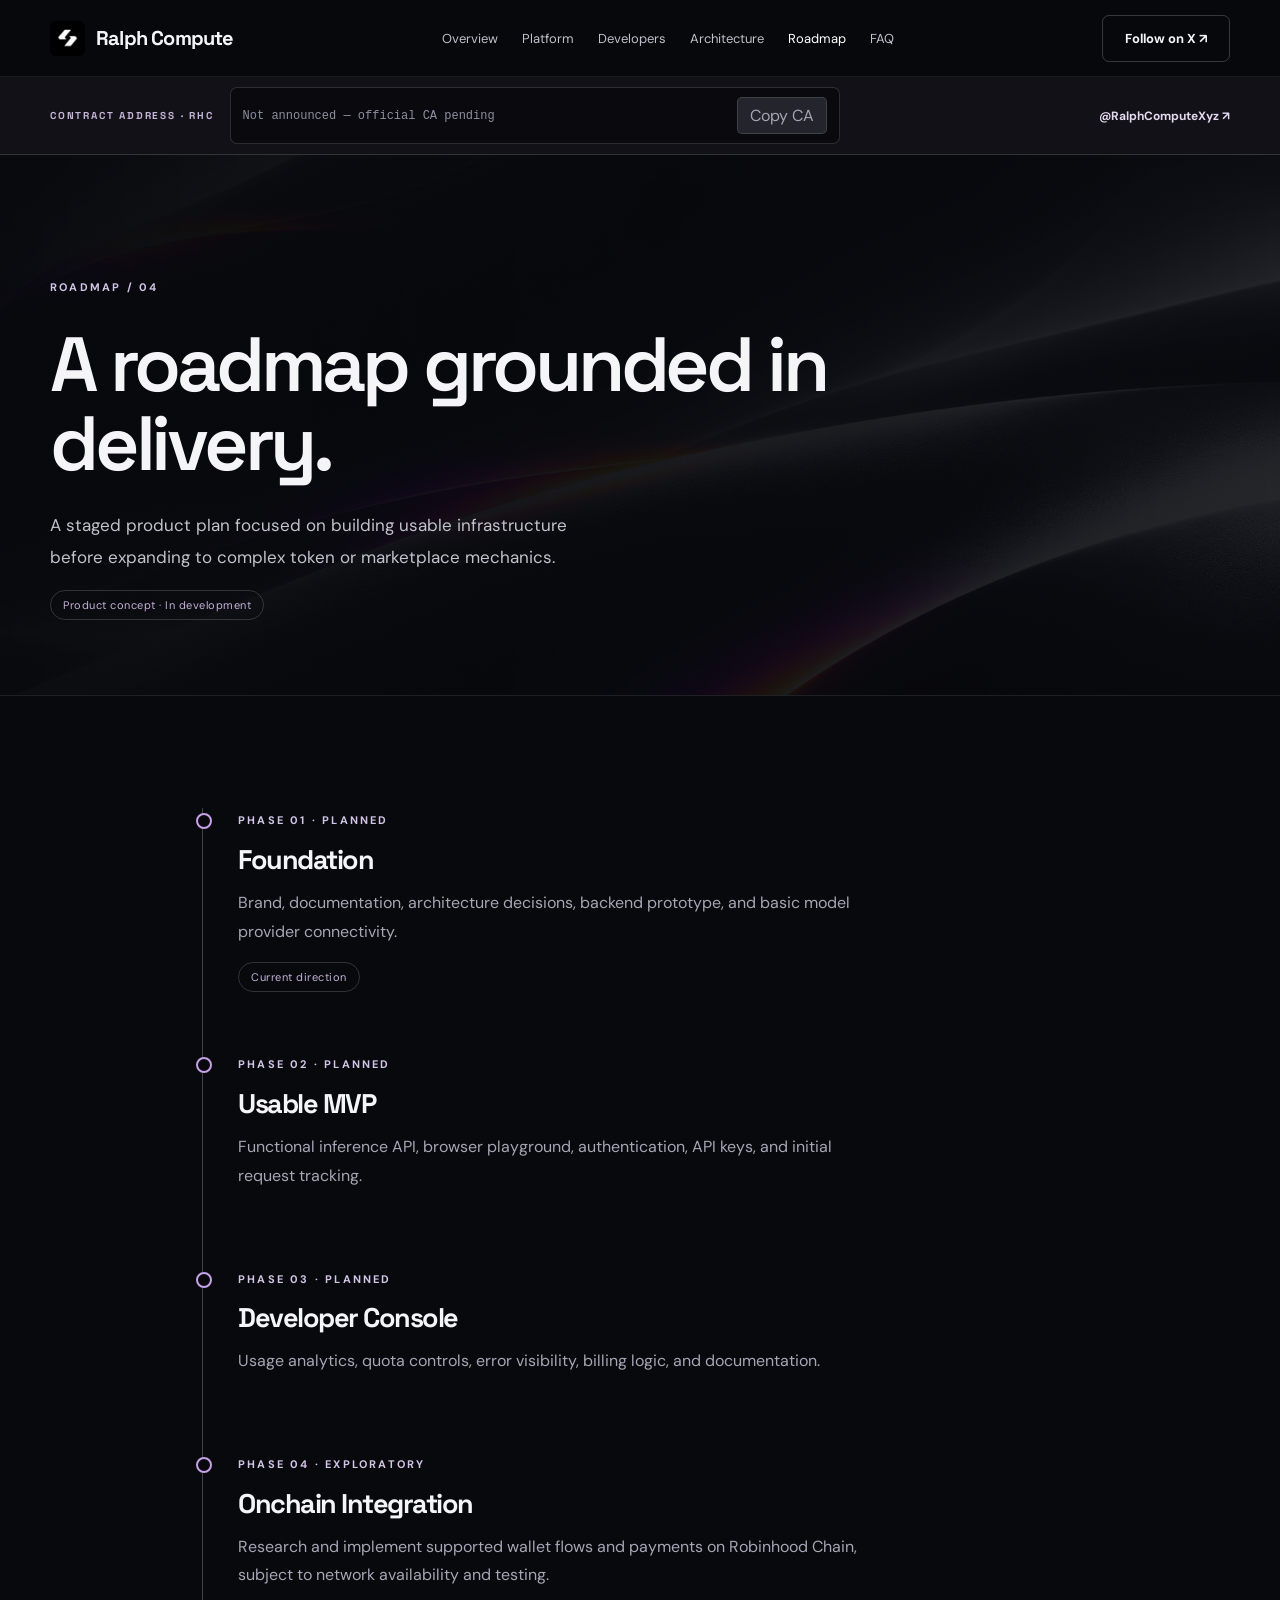
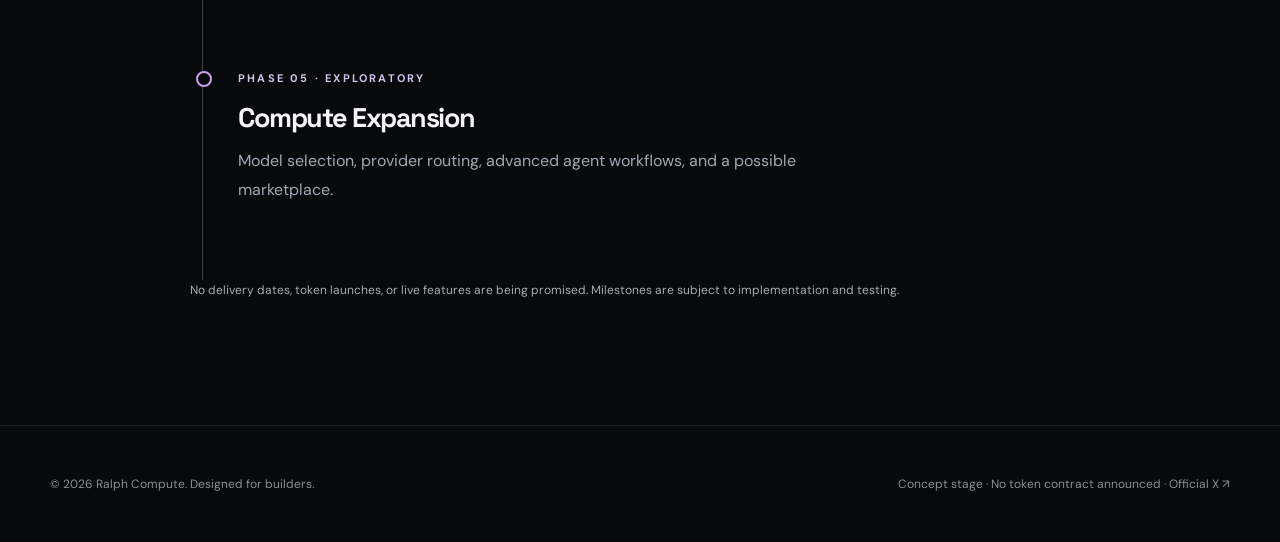
<file: roadmap.html>
<!doctype html><html lang="en"><head><meta charset="utf-8"><meta name="viewport" content="width=device-width,initial-scale=1"><meta name="theme-color" content="#08090d"><meta name="description" content="Ralph Compute planned product roadmap and development milestones."><title>Roadmap — Ralph Compute</title><link rel="icon" href="assets/logo.png"><link rel="stylesheet" href="style.css"></head><body><a class="skip-link" href="#main">Skip to content</a><header class="nav"><div class="wrap nav-inner"><a class="brand" href="index.html"><img src="assets/logo.png" alt="Ralph Compute symbol">Ralph Compute</a><nav class="links" id="links" aria-label="Main navigation"><a href="index.html">Overview</a><a href="platform.html">Platform</a><a href="developers.html">Developers</a><a href="architecture.html">Architecture</a><a href="roadmap.html" class="active" aria-current="page">Roadmap</a><a href="faq.html">FAQ</a></nav><a class="nav-cta" href="https://x.com/RalphComputeXyz" target="_blank" rel="noopener noreferrer">Follow on X ↗</a><button class="menu" aria-label="Toggle navigation" aria-expanded="false" aria-controls="links">Menu ☰</button></div></header><div class="contract-bar"><div class="wrap contract-inner"><span class="contract-label">CONTRACT ADDRESS · RHC</span><div class="contract-field"><code>Not announced — official CA pending</code><button disabled title="Contract address not announced">Copy CA</button></div><a class="social-link" href="https://x.com/RalphComputeXyz" target="_blank" rel="noopener noreferrer">@RalphComputeXyz ↗</a></div></div><main id="main"><section class="page-hero"><div class="wrap"><span class="eyebrow">ROADMAP / 04</span><h1>A roadmap grounded in delivery.</h1><p class="lead">A staged product plan focused on building usable infrastructure before expanding to complex token or marketplace mechanics.</p><span class="pill">Product concept · In development</span></div></section><section class="section wrap narrow"><div class="timeline"><article class="milestone"><span class="eyebrow">PHASE 01 · PLANNED</span><h3>Foundation</h3><p>Brand, documentation, architecture decisions, backend prototype, and basic model provider connectivity.</p><span class="pill">Current direction</span></article><article class="milestone"><span class="eyebrow">PHASE 02 · PLANNED</span><h3>Usable MVP</h3><p>Functional inference API, browser playground, authentication, API keys, and initial request tracking.</p></article><article class="milestone"><span class="eyebrow">PHASE 03 · PLANNED</span><h3>Developer Console</h3><p>Usage analytics, quota controls, error visibility, billing logic, and documentation.</p></article><article class="milestone"><span class="eyebrow">PHASE 04 · EXPLORATORY</span><h3>Onchain Integration</h3><p>Research and implement supported wallet flows and payments on Robinhood Chain, subject to network availability and testing.</p></article><article class="milestone"><span class="eyebrow">PHASE 05 · EXPLORATORY</span><h3>Compute Expansion</h3><p>Model selection, provider routing, advanced agent workflows, and a possible marketplace.</p></article></div><p class="note">No delivery dates, token launches, or live features are being promised. Milestones are subject to implementation and testing.</p></section></main><footer class="footer"><div class="wrap footer-inner"><span>© 2026 Ralph Compute. Designed for builders.</span><span>Concept stage · No token contract announced · <a href="https://x.com/RalphComputeXyz" target="_blank" rel="noopener noreferrer">Official X ↗</a></span></div></footer><script src="script.js" defer></script></body></html>
</file>
<file: style.css>
@import url('https://fonts.googleapis.com/css2?family=DM+Sans:wght@400;500;600;700&family=Space+Grotesk:wght@400;500;600;700&display=swap');
:root{--bg:#08090d;--surface:#101116;--muted:#9b9ca9;--line:#272832;--white:#f5f5f8}*{box-sizing:border-box}html{scroll-behavior:smooth}body{margin:0;background:var(--bg);color:var(--white);font-family:'DM Sans',sans-serif}a{color:inherit;text-decoration:none}button{font:inherit}.wrap{width:min(1180px,calc(100% - 48px));margin:auto}.nav{position:sticky;top:0;z-index:20;background:#08090de8;backdrop-filter:blur(20px);border-bottom:1px solid #ffffff14}.nav-inner{height:78px;display:flex;align-items:center;justify-content:space-between;gap:25px}.brand{display:flex;align-items:center;gap:11px;font-family:'Space Grotesk';font-weight:700;font-size:20px;letter-spacing:-.8px}.brand img{height:35px;width:35px;object-fit:cover;border-radius:6px}.links{display:flex;gap:35px;color:#bfc0cb;font-size:13px}.links a:hover,.active{color:#fff!important}.nav-cta,.button{display:inline-flex;align-items:center;justify-content:center;gap:10px;padding:14px 22px;border:1px solid #ffffff32;border-radius:7px;font-size:13px;font-weight:700;transition:.2s}.nav-cta:hover,.button:hover{background:#ffffff16;transform:translateY(-2px)}.button.primary{background:#f4f4f6;color:#111;border-color:#fff}.button.primary:hover{background:#d9d9e0}.hero{position:relative;min-height:700px;display:flex;align-items:center;overflow:hidden;border-bottom:1px solid #ffffff16}.hero:before{content:'';position:absolute;inset:0;background:linear-gradient(90deg,#08090df7 0%,#08090dd9 39%,#08090d2a 100%),linear-gradient(0deg,#08090d 0%,transparent 25%),url('assets/hero.png') center/cover;opacity:.96}.hero-content{position:relative;z-index:1;padding:115px 0 120px}.eyebrow{display:inline-flex;align-items:center;gap:10px;font-size:11px;text-transform:uppercase;letter-spacing:2.2px;font-weight:700;color:#d3c5e7}.dot{width:6px;height:6px;background:#f17dff;border-radius:50%;box-shadow:0 0 15px #e875ff}h1,h2,h3,p{margin-top:0}h1,h2,h3{font-family:'Space Grotesk',sans-serif;letter-spacing:-.055em}h1{font-size:clamp(54px,7.2vw,105px);line-height:1.04;margin:28px 0 26px;max-width:920px;font-weight:600}h1 em{font-style:normal;color:#a8a9b8}p.lead{font-size:17px;line-height:1.85;color:#c2c2cc;max-width:560px}.actions{display:flex;gap:12px;flex-wrap:wrap;margin-top:36px}.hero-foot{position:absolute;bottom:35px;left:0;right:0;z-index:2;display:flex;justify-content:space-between;font-size:10px;letter-spacing:2px;color:#9d9eac;text-transform:uppercase}.section{padding:112px 0}.section-top{display:flex;justify-content:space-between;align-items:end;gap:25px;margin-bottom:46px}.section h2{font-size:clamp(37px,4.6vw,62px);line-height:1.12;margin:15px 0}.section-intro{max-width:420px;color:var(--muted);line-height:1.8;font-size:14px}.grid3{display:grid;grid-template-columns:repeat(3,1fr);gap:14px}.tile{background:linear-gradient(145deg,#15161d,#0e0f14);border:1px solid #ffffff18;border-radius:12px;padding:34px;min-height:285px;position:relative;overflow:hidden}.tile:before{content:'';position:absolute;width:200px;height:200px;border-radius:50%;background:#b74cff;filter:blur(110px);opacity:.075;right:-80px;bottom:-100px}.num{font-family:'Space Grotesk';color:#8d8e9b;font-size:12px}.tile h3{font-size:24px;letter-spacing:-1px;margin:55px 0 13px}.tile p{font-size:14px;line-height:1.75;color:#a7a8b5}.tag{font-size:10px;letter-spacing:1.5px;text-transform:uppercase;color:#c8a9e7}.band{padding:88px 0;background:#111218;border-block:1px solid #ffffff16}.split{display:grid;grid-template-columns:1fr 1fr;gap:80px;align-items:center}.split h2{font-size:clamp(36px,4.4vw,60px)}.split p{color:#aaaab6;line-height:1.85}.terminal{border:1px solid #3b3b48;border-radius:12px;overflow:hidden;background:#090a0f;box-shadow:0 30px 80px #0005}.term-head{height:45px;border-bottom:1px solid #282934;display:flex;align-items:center;padding:0 18px;gap:7px;color:#858593;font-size:11px}.circle{width:8px;height:8px;border-radius:50%;background:#474753}.term-head span:last-child{margin-left:auto}.terminal pre{margin:0;padding:30px;white-space:pre-wrap;word-break:break-word;font:12px/2 'Courier New',monospace;color:#c9c9d5}.violet{color:#c995ff}.orange{color:#ffb184}.green{color:#8be0b3}.steps{display:grid;grid-template-columns:repeat(3,1fr);gap:30px}.step{border-top:1px solid #454550;padding-top:22px}.step strong{display:block;font:600 20px 'Space Grotesk';margin:18px 0}.step p{color:#9d9eac;font-size:14px;line-height:1.8}.cta-panel{border:1px solid #ffffff25;border-radius:16px;padding:70px;background:radial-gradient(ellipse at 85% 100%,#6b287c55,transparent 55%),#14151b}.cta-panel h2{max-width:700px}.footer{padding:50px 0;border-top:1px solid #ffffff1a;color:#8c8d99;font-size:12px}.footer-inner{display:flex;justify-content:space-between;gap:20px;flex-wrap:wrap}.page-hero{padding:120px 0 75px;border-bottom:1px solid #ffffff18;background:radial-gradient(ellipse at 80% 20%,#662f7340,transparent 50%)}.page-hero h1{font-size:clamp(52px,6vw,85px);max-width:850px}.mini{display:inline-block;border:1px solid #ffffff30;padding:8px 11px;border-radius:30px;color:#bcbcca;font-size:11px;margin-top:12px}.list-row{display:grid;grid-template-columns:70px 1fr 1.2fr;gap:30px;align-items:center;padding:34px 0;border-top:1px solid #ffffff25}.list-row h3{margin:0;font-size:24px}.list-row p{margin:0;color:#aaaab6;font-size:14px;line-height:1.7}.menu{display:none;background:none;border:1px solid #555;color:#fff;padding:8px 12px;border-radius:6px}.note{color:#aaaab6;font-size:12px;line-height:1.7}.fade{animation:rise .8s both}@keyframes rise{from{opacity:0;transform:translateY(20px)}to{opacity:1;transform:translateY(0)}}@media(max-width:800px){.links{display:none;position:absolute;top:78px;left:0;right:0;background:#101116;padding:25px;flex-direction:column}.links.open{display:flex}.menu{display:block}.nav-cta{display:none}.hero{min-height:660px}.hero:before{background:linear-gradient(90deg,#08090df0,#08090d91),linear-gradient(0deg,#08090d,transparent 30%),url('assets/hero.png') center/cover}.hero-content{padding:90px 0}.grid3,.steps,.split{grid-template-columns:1fr}.section{padding:75px 0}.section-top{display:block}.split{gap:35px}.list-row{grid-template-columns:40px 1fr;gap:15px}.list-row p{grid-column:2}.cta-panel{padding:35px}.hero-foot{font-size:8px}.tile{min-height:230px}.tile h3{margin-top:35px}}

/* Ralph Compute — extended design system */
:root{--accent:#c7a4fa}::selection{background:#a45ad8;color:#fff}body{overflow-x:hidden}.nav-inner{height:76px}.links{gap:24px}.links a{transition:color .2s}.nav-cta{white-space:nowrap}.hero:before{background:linear-gradient(90deg,#08090df5 0%,#08090de8 43%,#08090d8a 100%),linear-gradient(0deg,#08090d 0%,transparent 32%),url('assets/background-web.png') center/cover;opacity:1}.page-hero{position:relative;overflow:hidden;background:#08090d}.page-hero:before{content:'';position:absolute;inset:0;background:linear-gradient(90deg,#08090df8,#08090dca),url('assets/background-web.png') center/cover;opacity:.58;pointer-events:none}.page-hero>.wrap{position:relative}.contract-bar{background:#111117;border-bottom:1px solid #ffffff24}.contract-inner{display:flex;align-items:center;gap:16px;min-height:56px;flex-wrap:wrap;padding-block:10px}.contract-label{font:700 10px 'Space Grotesk';letter-spacing:1.8px;color:#c6b6d8;white-space:nowrap}.contract-field{display:flex;align-items:center;justify-content:space-between;gap:12px;border:1px solid #ffffff25;border-radius:7px;background:#09090e;padding:9px 12px;flex:1;min-width:180px;max-width:610px}.contract-field code{color:#8e90a0;font:12px 'Courier New';overflow:hidden;text-overflow:ellipsis;white-space:nowrap}.contract-field button{background:#24242d;color:#a5a5b0;border:1px solid #ffffff20;padding:7px 12px;border-radius:5px;cursor:not-allowed}.social-link{margin-left:auto;color:#e4d9ee;font-size:12px;font-weight:700;white-space:nowrap}.social-link:hover{color:white}.pill{display:inline-flex;align-items:center;border:1px solid #ffffff2a;border-radius:40px;padding:7px 12px;color:#c5b2d7;font-size:11px;letter-spacing:.5px}.feature-grid{display:grid;grid-template-columns:repeat(2,minmax(0,1fr));gap:15px}.feature-card{padding:35px;background:#111218;border:1px solid #ffffff1c;border-radius:13px;min-height:220px}.feature-card .index{font-size:11px;color:#c4a0f4;letter-spacing:2px}.feature-card h3{font-size:25px;margin:35px 0 12px}.feature-card p{color:#aaaab7;font-size:14px;line-height:1.8}.eyebrow{line-height:1.6}.status-line{display:flex;gap:15px;align-items:center;justify-content:space-between;padding:23px 0;border-bottom:1px solid #ffffff24}.status-line span{color:#b3b3c0;font-size:13px}.status-line strong{font-size:14px}.timeline{border-left:1px solid #ffffff3b;margin-left:12px;padding-left:35px}.milestone{position:relative;padding:0 0 60px}.milestone:before{content:'';position:absolute;left:-42px;top:5px;width:12px;height:12px;border:2px solid #c6a1e8;background:#09090d;border-radius:50%}.milestone h3{font-size:27px;margin:12px 0}.milestone p{max-width:620px;color:#a6a6b5;line-height:1.8}.faq details{padding:22px 0;border-bottom:1px solid #ffffff26}.faq summary{cursor:pointer;font-weight:700;font-size:17px}.faq p{padding-top:16px;color:#a5a5b1;line-height:1.8;max-width:820px}.docs-block{border:1px solid #ffffff20;border-radius:14px;background:#111218;padding:35px}.docs-block h3{font-size:24px}.docs-block p{color:#aaaab7;line-height:1.8}.two-col{display:grid;grid-template-columns:1fr 1fr;gap:50px;align-items:start}.text-link{color:#d6b8fa;text-decoration:underline;text-underline-offset:5px}.diagram{display:flex;align-items:center;justify-content:space-between;gap:10px;flex-wrap:wrap;margin-top:35px}.diagram span{padding:20px 24px;border:1px solid #ffffff2a;border-radius:8px;background:#17171e;font-size:13px}.diagram b{color:#bd8be9}.stat-grid{display:grid;grid-template-columns:repeat(3,1fr);gap:12px}.stat{border-top:1px solid #ffffff45;padding-top:20px}.stat strong{display:block;font-size:22px;font-family:'Space Grotesk'}.stat span{color:#aaaab6;font-size:12px}.skip-link{position:absolute;left:-9999px;top:0}.skip-link:focus{left:10px;top:10px;z-index:99;background:white;color:black;padding:10px}.section.narrow{max-width:900px}@media(max-width:800px){.contract-inner{gap:10px}.social-link{margin-left:0}.contract-field{order:3;max-width:none;flex-basis:100%}.feature-grid,.two-col,.stat-grid{grid-template-columns:1fr}.page-hero{padding:85px 0 60px}.feature-card{min-height:auto}.diagram{justify-content:flex-start}.nav-inner{height:70px}.links{top:70px}.wrap{width:min(1180px,calc(100% - 36px))}}
</file>
